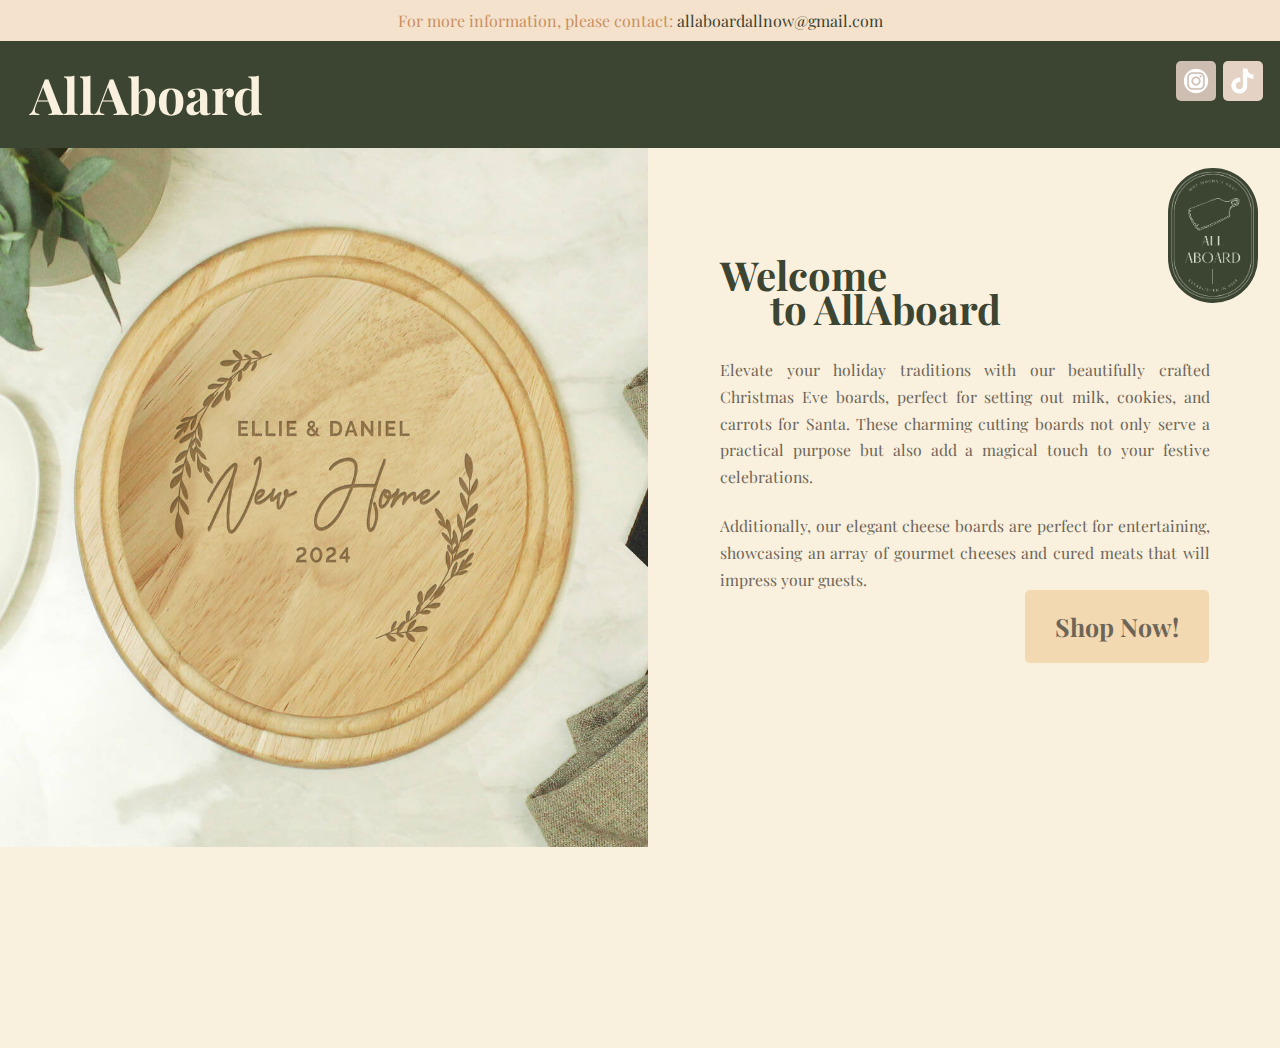
<file: index.html>
<!DOCTYPE html>
<html lang="en">
<head>
    <meta charset="UTF-8">
    <meta name="viewport" content="width=device-width, initial-scale=1.0">
    <title>AllAboard</title>
    <link href="https://fonts.googleapis.com/css2?family=Playfair+Display:wght@400;700&display=swap" rel="stylesheet">
    <link rel="stylesheet" href="styles.css">
</head>
<body class="index-page"> <!-- Added class for index page -->
    <header>
        <div class="top-bar">
            <p>For more information, please contact: <a href="mailto:allaboardallnow@gmail.com">allaboardallnow@gmail.com</a></p>
        </div>
        <div class="header-container">
            <a href="index.html" class="logo">AllAboard</a>
            <div class="social-icons">
                <a href="https://www.instagram.com" target="_blank" aria-label="Instagram">
                    <img src="instagram.jpg" alt="Instagram">
                </a>
                <a href="https://www.tiktok.com/@all.aboard38" target="_blank" aria-label="TikTok">
                    <img src="tiktok.jpg" alt="TikTok">
                </a>
            </div>
        </div>
    </header>

    <main>
        <section class="intro">
            <div class="image-container">
                <img src="1000009497.jpg" alt="Christmas Eve Board">
            </div>
            <div class="text-content">
                <img src="logo.png" alt="AllAboard Logo" class="logo-image">
                <h1>Welcome</h1>
                <h2>to AllAboard</h2>
                <p>Elevate your holiday traditions with our beautifully crafted Christmas Eve boards, perfect for setting out milk, cookies, and carrots for Santa. These charming cutting boards not only serve a practical purpose but also add a magical touch to your festive celebrations.</p>
                <p>Additionally, our elegant cheese boards are perfect for entertaining, showcasing an array of gourmet cheeses and cured meats that will impress your guests.</p>
                <a href="shop.html" class="shop-now">Shop Now!</a>
            </div>
        </section>
    </main>
</body>
</html>
</file>
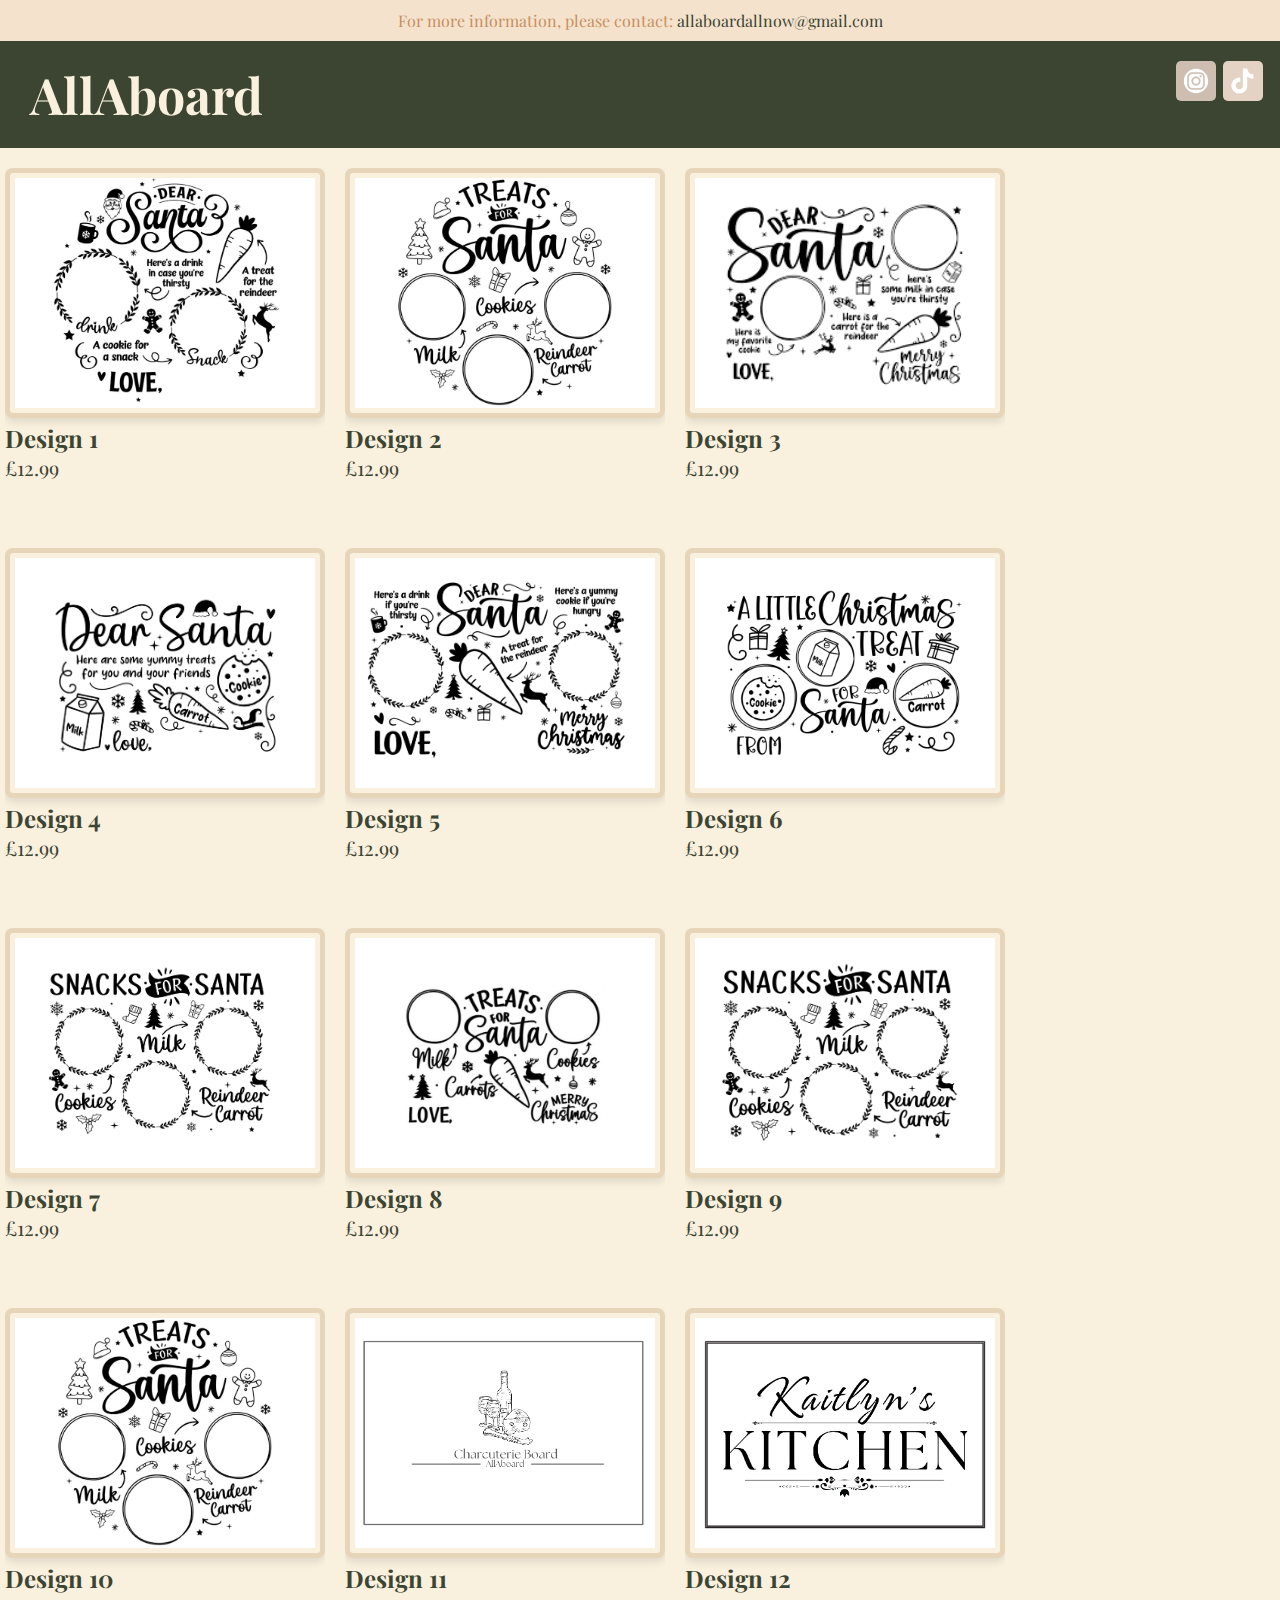
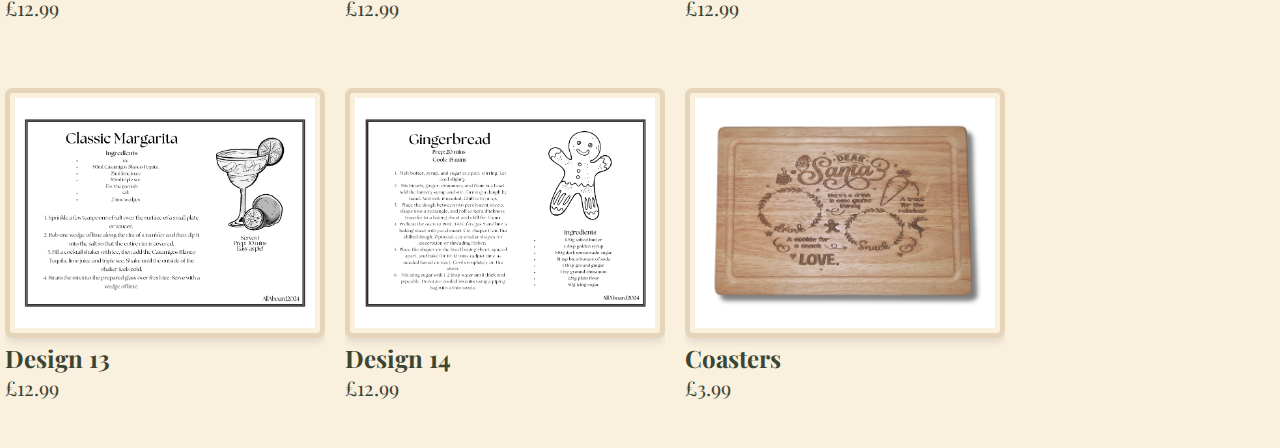
<file: shop.html>
<!DOCTYPE html>
<html lang="en">
<head>
    <meta charset="UTF-8">
    <meta name="viewport" content="width=device-width, initial-scale=1.0">
    <title>Shop - AllAboard</title>
    <link href="https://fonts.googleapis.com/css2?family=Playfair+Display:wght@400;700&display=swap" rel="stylesheet">
    <link rel="stylesheet" href="styles.css">
</head>
<body>
    <header>
        <div class="top-bar">
            <p>For more information, please contact: <a href="mailto:allaboardallnow@gmail.com">allaboardallnow@gmail.com</a></p>
        </div>
        <div class="header-container">
            <a href="index.html" class="logo">AllAboard</a>
            <div class="social-icons">
                <a href="https://www.instagram.com" target="_blank" aria-label="Instagram">
                    <img src="instagram.jpg" alt="Instagram">
                </a>
                <a href="https://www.tiktok.com/@all.aboard38" target="_blank" aria-label="TikTok">
                    <img src="tiktok.jpg" alt="TikTok">
                </a>
            </div>
        </div>
    </header>

    <main>
        <!-- Image grid section -->
        <section class="image-grid">
            <div class="grid-item">
                <img src="design1.png" alt="Product 1">
                <div class="product-info">
                    <h3>Design 1</h3>
                    <p>£12.99</p>
                </div>
            </div>
            <div class="grid-item">
                <img src="design2.png" alt="Product 2">
                <div class="product-info">
                    <h3>Design 2</h3>
                    <p>£12.99</p>
                </div>
            </div>
            <div class="grid-item">
                <img src="design3.png" alt="Product 3">
                <div class="product-info">
                    <h3>Design 3</h3>
                    <p>£12.99</p>
                </div>
            </div>
            <div class="grid-item">
                <img src="design4.png" alt="Product 4">
                <div class="product-info">
                    <h3>Design 4</h3>
                    <p>£12.99</p>
                </div>
            </div>
            <div class="grid-item">
                <img src="template5.png" alt="Product 5">
                <div class="product-info">
                    <h3>Design 5</h3>
                    <p>£12.99</p>
                </div>
            </div>
            <div class="grid-item">
                <img src="template6.png" alt="Product 6">
                <div class="product-info">
                    <h3>Design 6</h3>
                    <p>£12.99</p>
                </div>
            </div>
            <div class="grid-item">
                <img src="template7.png" alt="Product 7">
                <div class="product-info">
                    <h3>Design 7</h3>
                    <p>£12.99</p>
                </div>
            </div>
            <div class="grid-item">
                <img src="design8.png" alt="Product 8">
                <div class="product-info">
                    <h3>Design 8</h3>
                    <p>£12.99</p>
                </div>
            </div>
            <div class="grid-item">
                <img src="template9.png" alt="Product 9">
                <div class="product-info">
                    <h3>Design 9</h3>
                    <p>£12.99</p>
                </div>
            </div>
            <div class="grid-item">
                <img src="design10.png" alt="Product 10">
                <div class="product-info">
                    <h3>Design 10</h3>
                    <p>£12.99</p>
                </div>
            </div>
            <div class="grid-item">
                <img src="design11.png" alt="Product 11">
                <div class="product-info">
                    <h3>Design 11</h3>
                    <p>£12.99</p>
                </div>
            </div>
            <div class="grid-item">
                <img src="design12.png" alt="Product 12">
                <div class="product-info">
                    <h3>Design 12</h3>
                    <p>£12.99</p>
                </div>
            </div>
            <div class="grid-item">
                <img src="design13.png" alt="Product 13">
                <div class="product-info">
                    <h3>Design 13</h3>
                    <p>£12.99</p>
                </div>
            </div>
            <div class="grid-item">
                <img src="design14.png" alt="Product 14">
                <div class="product-info">
                    <h3>Design 14</h3>
                    <p>£12.99</p>
                </div>
            </div>
            <div class="grid-item">
                <img src="choppingboard1.png" alt="Product 14">
                <div class="product-info">
                    <h3>Coasters</h3>
                    <p>£3.99</p>
                </div>
            </div>
        </section>
    </main>
</body>
</html>
</file>
<file: styles.css>
* {
    margin: 0;
    padding: 0;
    box-sizing: border-box;
}

html, body {
    height: auto;
}

.index-page {
    height: 100vh;
    overflow: hidden;
}

.shop-page {
    height: auto; /* Allow height to adjust */
    overflow-y: auto; /* Allow vertical scrolling */
    padding: 30px; /* Optional: add padding for aesthetics */
}

.grid-item {
    width: 100%; /* Makes each grid item take full width */
    overflow: hidden; /* Ensures no overflow from images */
}

.grid-container {
    display: flex;
    justify-content: center; 
    padding: 30px; 
}

.image-grid {
    display: grid;
    grid-template-columns: repeat(3, 1fr); /* Creates 3 equal columns */
    margin: 0 auto; /* Center the grid */
    gap: 20px; 
    max-width: 1000px;
    width: 100%; 
    padding: 0; 
    margin-top: 20px;
    margin-bottom: -1000px;
    margin-left: 5px;
    margin-right: 5px;
}

.grid-item img {
    width: 100%; /* Forces images to take full width */
    height: 250px; /* Adjust height for a smaller size */
    object-fit: cover; /* Ensures images fill the space without distortion */
    border-radius: 8px; /* Optional: rounded corners */
    box-shadow: 0 4px 8px rgba(0, 0, 0, 0.1); /* Adds a subtle shadow */
    border: 5px solid #e6d5b8; /* Beige border, adjust thickness and color as needed */
    padding: 5px; /* Optional: adds some space between the image and the border */
    background-color: #f9f0de; /* Optional: sets a background color for the border */
}

.grid-item h3 {
    margin-top: 5px 0; /* Adjust as needed for spacing */
    font-size: 24px; /* Adjust size as needed */
    color: #3C4432; /* Same color as other headings */
}

.grid-item p {
    font-size: 20px; /* Adjust size as needed */
    color: #3C4432; /* Same color as other text */
    margin-bottom: 50px;
}

/* General styles */
body {
    font-family: 'Didot', 'Playfair Display', serif; /* Use Didot if available, fallback to Playfair Display */
    color: #6d6658;
    background-color: #f9f0de;
    padding-bottom: 50px; /* Adjust this value as needed */
}


/* Logo styles */
.logo {
    text-decoration: none; /* Removes the underline */
    color: #f9f0de; /* Changes the text color */
    font-size: 50px; /* Adjusts font size */
    font-weight: bold; /* Keeps it bold */
    font-family: 'Didot', 'Playfair Display', serif; /* Keeps the same font */
}

/* Optional: Add a hover effect */
.logo:hover {
    color: #6d6658; /* Changes color on hover */
}

/* Top contact bar */
.top-bar {
    background-color: #f4e2cd;
    text-align: center;
    padding: 10px 0;
    font-size: 16px;
    color: #c98f60;
}

.top-bar a {
    color: #3C4432; /* Use the same color as the surrounding text */
    text-decoration: none; /* Remove the underline */
}


/* Header with logo and icons */
.header-container {
    display: flex;
    justify-content: space-between;
    align-items: center;
    padding: 20px 30px;
    background-color: #3C4432;
}

.social-icons {
    display: flex;
    justify-content: flex-end; /* Align items to the right */
    margin-right: -13px; /* Add right margin to move icons */
}

.social-icons img {
    border-radius: 5px; /* Adds rounded corners to the box */
    width: 40px;
    height: 40px;
    margin-left: 7px; /* Space between icons */
    margin-top: -30px; /* Adjust to align with your layout */
}

/* Main content */
main {
    display: flex;
    padding: 0;
    height: 100vh; /* Make main content full height */
}

.intro {
    display: flex;
    width: 100%; /* Full width for responsiveness */
    gap: 30px;
}

/* Image container */
.image-container {
    flex: 1; /* Allow image container to expand */
    display: flex;
}

.image-container img {
    width: 90%; /* Full width of container */
    height: 77.7%; /* Adjust height if needed */
    border-radius: 0; /* Remove any border radius */
}

.text-content {
    max-width: 500px;
    margin-left: 30px;
}

.text-content h1 {
    margin-bottom: 5px !important;
    line-height: 1.1;
    margin-top: -50px; /* Adjust as needed */
    margin-left: -60px;
    font-size: 40px;
    color: #3C4432;
    font-family: 'Didot', 'Playfair Display', serif;
}

.text-content h2 {
    margin-top: -20px;
    margin-left: -10px;
    font-size: 40px;
    color: #3C4432;
    font-family: 'Didot', 'Playfair Display', serif;
}

.text-content p {
    text-align: justify;
    margin-left: -60px;
    margin-right: 70px;
    font-size: 15.75px;
    margin-bottom: 15px;
    line-height: 1.7;
    margin-top: 22px;
}


.logo-image {
    border-radius: 70px; /* Optional: rounded corners */
    display: block;
    width: 90px; /* Adjust as needed */
    height: auto; /* Maintain aspect ratio */
    margin-top: 20px; /* Space between the top and logo */
    margin-left: 388px; /* Align the image to the left */
}



.shop-now {
    display: inline-block; /* Makes the <a> behave like a button */
    background-color: #f3d9b1;
    color: #6d6658;
    font-size: 25px;
    font-weight: bold;
    padding: 20px 30px;
    border: none;
    border-radius: 5px;
    text-decoration: none; /* Removes the underline */
    cursor: pointer;
    transition: background-color 0.3s;
    margin-top: -18px;
    margin-left: 245px; /* Adjust as needed */
}

.shop-now:hover {
    background-color: #e2c7a0; /* Hover effect */
}

@media (max-width: 768px) {
    .header-container {
        flex-direction: column;
        align-items: center; /* Center items for better alignment on small screens */
        overflow: auto; /* Allow horizontal scroll if content overflows */
    }

    .text-content {
        overflow-y: auto; /* Add vertical scroll if content overflows */
        max-height: 80vh; /* Limit the height so scrolling is possible */
        margin-left: 0; /* Remove left margin */
        padding: 10px; /* Add padding for space */
        text-align: center; /* Center text for better readability */
    }

    .logo-image {
        width: 500px; /* Reduce logo size */
        margin-top: 10px;
    }

    .social-icons img {
        width: 40px; /* Adjust icon size */
        height: 40px;
        margin-top: 5px;
    }

    .text-content h1,
    .text-content h2 {
        color: #3C4432; /* Common color for titles */
        line-height: 1.1;
    }

    .text-content h1 {
        margin-left: -350px; /* Remove left margin */
        margin-top: -50px;
        font-size: 100px; /* Reduce font size */
        font-family: 'Didot', 'Playfair Display', serif;
    }

    .text-content h2 {
        margin-left: -250px;
        margin-top: 5px;
        font-size: 40px; /* Reduce font size */
        font-family: 'Didot', 'Playfair Display', serif;
    }

    .text-content p {
        text-align: justify;
        margin: 22px -60px 15px 70px; /* Adjust margins */
        font-size: 15.75px;
        line-height: 1.7;
    }

    .shop-now {
        margin: 20px auto; /* Center button */
        padding: 15px 20px; /* Adjust padding for a smaller button */
        font-size: 20px; /* Reduce font size */
        margin-bottom: 80px !important;
    }

    .image-container {
        overflow-x: auto; /* Add horizontal scroll if needed */
    }

    .image-container img {
        width: 100%; /* Ensure image takes full width */
    }

    .top-bar {
        font-size: 14px; /* Reduce top bar text size */
        padding: 8px 0; /* Adjust padding */
    }

    .shop-table {
        width: 90%; /* Make the table responsive */
        margin: 0 auto; /* Center the table */
        border-collapse: collapse; /* Improve border appearance */
    }

    .shop-table th,
    .shop-table td {
        padding: 0; /* Reduce padding */
        font-size: 14px; /* Adjust font size for readability */
        word-break: break-word; /* Ensure long text wraps */
    }

    .shop-table th {
        font-size: 16px; /* Slightly larger text for headers */
    }

    .grid-item {
        width: 100%; /* Full width of the container */
        display: flex;
        flex-direction: column; /* Stack image and info */
        align-items: center; /* Center align */
        overflow: hidden; /* Prevent overflow */
    }

    .grid-item img {
        width: 100%; /* Full width of the container */
        height: 160px; /* Set a fixed height for uniformity */
        object-fit: cover; /* Maintain aspect ratio and fill the area */
        margin: 0; /* Remove margin */
    }


    .product-info {
        text-align: center; /* Center text */
        padding: 5px 0; /* Add some padding for spacing */
    }

    .product-info h3 {
        font-size: 1.2em; /* Title font size */
        margin: 5px 0; /* Space above and below title */
    }

    .product-info p {
        font-size: 1em; /* Price font size */
        color: #3C4432; /* Price color */
        margin-left: 0px;
        margin-top: -5px;
        margin-bottom: 50px;
    }

    .image-grid {
        display: grid;
        grid-template-columns: repeat(2, 1fr); /* Adjust grid layout */
        gap: 0px; /* Adjust gap between items */
        padding: 10px;
        margin: 0 auto; /* Center the grid */
        margin-bottom: 15px;
    }

}


@media (max-width: 480px) {
    .header-container {
        overflow: auto; /* Enable scrolling if content overflows */
    }

    .text-content {
        overflow-y: auto; /* Allow vertical scrolling */
        max-height: 70vh; /* Limit height to allow scrolling */
    }

    .logo-image {
        width: 50px; /* Reduce size */
        margin-left: 290px;
        margin-top: 3px;
    }

    .text-content h1,
    .text-content h2 {
        font-size: 32px; /* Smaller font for both titles */
    }

    .text-content h1 {
        margin-left: -230px;
        margin-top: -70px;
    }

    .text-content h2 {
        margin-left: -100px;
        margin-top: -10px;
    }

    .text-content p {
        margin: 22px 25px 15px 0; /* Adjust margins */
        font-size: 15.5px;
        line-height: 1.7;
        text-align: justify;
    }

    .shop-now {
        font-size: 18px; /* Smaller button font */
        margin-bottom: 20px;
    }

    .social-icons img {
        width: 30px; /* Smaller icon size */
        height: 30px;
    }

    .shop-table {
        width: 100%; /* Full width */
        margin: 0 auto; /* Center table */
    }

    .shop-table th,
    .shop-table td {
        padding: 0; /* Reduce padding */
        font-size: 12px; /* Smaller text for small screens */
    }

    .grid-item {
        width: 100%; /* Full width of the container */
        display: flex;
        flex-direction: column; /* Stack image and info */
        align-items: center; /* Center align */
        overflow: hidden; /* Prevent overflow */
    }

    .grid-item img {
        width: 100%; /* Full width of the container */
        height: 160px; /* Set a fixed height for uniformity */
        object-fit: cover; /* Maintain aspect ratio and fill the area */
        margin: 0; /* Remove margin */
    }

    .image-grid {
        display: grid;
        grid-template-columns: repeat(2, 1fr); /* Adjust grid layout */
        gap: 0px; /* Adjust gap between items */
        padding: 10px;
        margin: 0 auto; /* Center the grid */
        margin-bottom: -1050px;
    }


    
    .product-info h3 {
        font-size: 16px; /* Smaller title font size */
        margin-top: 0px;
        
    }

    .product-info p {
        font-size: 14px; /* Smaller price font size */
        margin-left: 0px;
        margin-bottom: 80px;
    }
}

@media (max-width: 450px) {
    .header-container {
        overflow: auto; /* Enable scrolling if content overflows */
    }

    .text-content {
        overflow-y: auto; /* Allow vertical scrolling */
        max-height: 70vh; /* Limit height to allow scrolling */
    }

    .logo-image {
        width: 70px; /* Reduce size */
        margin-left: 295px;
        margin-top: 3px;
    }

    .text-content h1,
    .text-content h2 {
        font-size: 32px; /* Smaller font for both titles */
    }

    .text-content h1 {
        margin-left: -230px;
        margin-top: -50px;
    }

    .text-content h2 {
        margin-left: -100px;
        margin-top: -10px;
    }

    .text-content p {
        margin: 22px 25px 15px 0; /* Adjust margins */
        font-size: 15.5px;
        line-height: 1.7;
        text-align: justify;
    }

    .shop-now {
        font-size: 18px; /* Smaller button font */
        margin-bottom: 20px;
    }

    .social-icons img {
        width: 40px; /* Smaller icon size */
        height: 40px;
    }

    .shop-table {
        width: 100%; /* Full width */
        margin: 0 auto; /* Center table */
    }

    .shop-table th,
    .shop-table td {
        padding: 0; /* Reduce padding */
        font-size: 12px; /* Smaller text for small screens */
    }

    .grid-item {
        width: 100%; /* Full width of the container */
        display: flex;
        flex-direction: column; /* Stack image and info */
        align-items: center; /* Center align */
        overflow: hidden; /* Prevent overflow */
    }

    .grid-item img {
        width: 100%; /* Full width of the container */
        height: 160px; /* Set a fixed height for uniformity */
        object-fit: cover; /* Maintain aspect ratio and fill the area */
        margin: 0; /* Remove margin */
    }

    .image-grid {
        display: grid;
        grid-template-columns: repeat(2, 1fr); /* Adjust grid layout */
        gap: 0px; /* Adjust gap between items */
        padding: 10px;
        margin: 0 auto; /* Center the grid */
        margin-bottom: -850px;
    }


    
    .product-info h3 {
        font-size: 16px; /* Smaller title font size */
        margin-top: 0px;
        
    }

    .product-info p {
        font-size: 14px; /* Smaller price font size */
        margin-left: 0px;
        margin-bottom: 80px;
    }
}

@media (max-width: 400px) {
    .header-container {
        overflow: auto; /* Enable scrolling if content overflows */
    }

    .text-content {
        overflow-y: auto; /* Allow vertical scrolling */
        max-height: 70vh; /* Limit height to allow scrolling */
    }

    .logo-image {
        width: 70px; /* Reduce size */
        margin-left: 265px;
        margin-top: 3px;
    }

    .text-content h1,
    .text-content h2 {
        font-size: 32px; /* Smaller font for both titles */
    }

    .text-content h1 {
        margin-left: -200px;
        margin-top: -50px;
    }

    .text-content h2 {
        margin-left: -100px;
        margin-top: -10px;
    }

    .text-content p {
        margin: 22px 25px 15px 0; /* Adjust margins */
        font-size: 15.75px;
        line-height: 1.7;
        text-align: justify;
    }

    .shop-now {
        font-size: 18px; /* Smaller button font */
        margin-bottom: 20px;
        margin-top: 10px;
        margin-left: 135px;
    }

    .social-icons img {
        width: 40px; /* Smaller icon size */
        height: 40px;
    }

    .shop-table {
        width: 100%; /* Full width */
        margin: 0 auto; /* Center table */
    }

    .shop-table th,
    .shop-table td {
        padding: 0; /* Reduce padding */
        font-size: 12px; /* Smaller text for small screens */
    }
    
    .grid-item {
        width: 100%; /* Ensure the grid item takes full width */
        padding: 0; /* Remove padding to maximize space */
        display: flex;
        flex-direction: column;
        align-items: center; /* Center align for consistency */
    }

    .product-info {
        display: flex;
        flex-direction: column;
        align-items: center; /* Center text */
        justify-content: center; /* Center content vertically */
        text-align: center;
        padding: 0 5px; /* Add slight horizontal padding */
        height: auto; /* Allow the height to adjust based on content */
        overflow: visible; /* Ensure content is not clipped */
    }

    .product-info h3 {
        font-size: 16px; /* Adjust font size for smaller screens */
        margin-top: 0px;
    }

    .product-info p {
        font-size: 14px; /* Adjust font size for price */
        color: #3C4432;
        margin: 0 0 5px; /* Simplify margins */
        margin-bottom: -20px;
        margin-top: -5px;
        white-space: nowrap; /* Prevent text wrapping */
    }

    .grid-item img {
        width: 100%; /* Ensure the image takes full width */
        height: 150px; /* Set a consistent height */
        object-fit: cover; /* Maintain aspect ratio and avoid distortion */
    }

    .image-grid {
        display: grid;
        grid-template-columns: repeat(2, 1fr); /* Adjust grid layout */
        gap: 0px; /* Adjust gap between items */
        padding: 10px;
        margin: 0 auto; /* Center the grid */
        margin-bottom: -850px;
    }
}

@media (max-width: 361px) {
    
    .header-container {
        overflow: auto; /* Enable scrolling if content overflows */
    }

    .text-content {
        overflow-y: auto; /* Allow vertical scrolling */
        max-height: 70vh; /* Limit height to allow scrolling */
    }

    .logo-image {
        width: 50px; /* Reduce size */
        margin-left: 250px;
        margin-top: 3px;
    }

    .text-content h1,
    .text-content h2 {
        font-size: 32px; /* Smaller font for both titles */
    }

    .text-content h1 {
        margin-left: -170px;
        margin-top: -50px;
    }

    .text-content h2 {
        margin-left: -80px;
        margin-top: -10px;
    }

    .text-content p {
        margin: 22px 25px 15px 0; /* Adjust margins */
        font-size: 15.75px;
        line-height: 1.7;
        text-align: justify;
    }

    .shop-now {
        font-size: 18px; /* Smaller button font */
        margin-bottom: 20px;
    }

    .social-icons img {
        width: 40px; /* Smaller icon size */
        height: 40px;
    }

    .shop-table {
        width: 100%; /* Full width */
        margin: 0 auto; /* Center table */
    }

    .shop-table th,
    .shop-table td {
        padding: 0; /* Reduce padding */
        font-size: 12px; /* Smaller text for small screens */
    }
    .grid-item {
        width: 100%;
        padding: 0;
        margin-bottom: -100px;
    }

    .product-info {
        text-align: center; /* Center the text */
        overflow: visible; /* Ensure text is not hidden */
        padding: 0 5px; /* Add slight padding for space */
    }

    .product-info p {
        font-size: 14px; /* Adjust font size for price */
        color: #3C4432;
        margin: 0 0 5px; /* Simplify margins */
        margin-bottom: -25px;
        white-space: nowrap; /* Prevent text wrapping */
    }

    .product-info h3 {
        font-size: 1em; /* Smaller title font size if needed */
        margin: 0px 0; /* Adjust space between title and price */
    }

    .grid-item img {
        width: 100%; /* Full width */
        height: 140px; /* Reduce image height to fit more content */
        object-fit: cover; /* Maintain aspect ratio */
    }

    .image-grid {
        display: grid;
        grid-template-columns: repeat(2, 1fr); /* Adjust grid layout */
        gap: 0px; /* Adjust gap between items */
        padding: 10px;
        margin: 0 auto; /* Center the grid */
        margin-bottom: -800px;
    }
}

@media (max-width: 330px) {
    
    .image-grid {
        display: grid;
        grid-template-columns: repeat(2, 1fr); /* Adjust grid layout */
        gap: 0px; /* Adjust gap between items */
        padding: 10px;
        margin: 0 auto; /* Center the grid */
        margin-bottom: -950px;
    }
}
</file>
